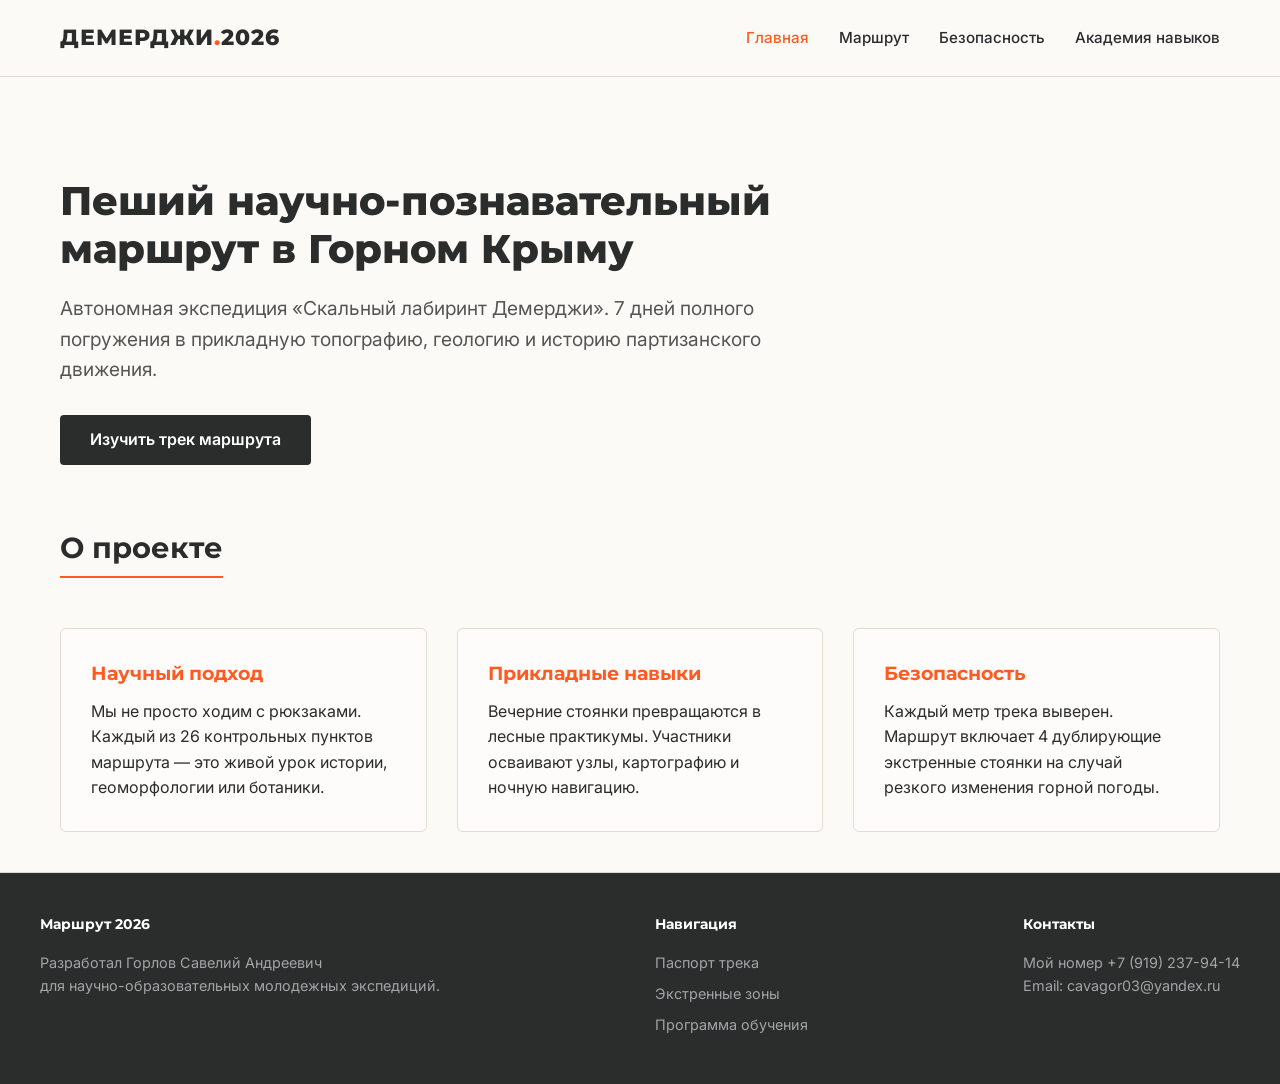
<file: index.html>
<!DOCTYPE html>
<html lang="ru">
<head>
    <meta charset="UTF-8">
    <meta name="viewport" content="width=device-width, initial-scale=1.0">
    <title>Скальный лабиринт Демерджи — Экспедиция</title>
    <link rel="stylesheet" href="style.css">
</head>
<body>

    
    <header>
        <div class="header-container">
            <div class="logo">Демерджи<span>.</span>2026</div>
            <nav>
                <ul>
                    <li><a href="index.html" class="active">Главная</a></li>
                    <li><a href="route.html">Маршрут</a></li>
                    <li><a href="safety.html">Безопасность</a></li>
                    <li><a href="academy.html">Академия навыков</a></li>
                </ul>
            </nav>
        </div>
    </header>

    
    <main>
        <section class="hero">
            <h1>Пеший научно-познавательный маршрут в Горном Крыму</h1>
            <p>Автономная экспедиция «Скальный лабиринт Демерджи». 7 дней полного погружения в прикладную топографию, геологию и историю партизанского движения.</p>
            <a href="route.html" class="btn">Изучить трек маршрута</a>
        </section>

        <section>
            <h2>О проекте</h2>
            <div class="grid-3">
                <div class="card">
                    <h3>Научный подход</h3>
                    <p>Мы не просто ходим с рюкзаками. Каждый из 26 контрольных пунктов маршрута — это живой урок истории, геоморфологии или ботаники.</p>
                </div>
                <div class="card">
                    <h3>Прикладные навыки</h3>
                    <p>Вечерние стоянки превращаются в лесные практикумы. Участники осваивают узлы, картографию и ночную навигацию.</p>
                </div>
                <div class="card">
                    <h3>Безопасность</h3>
                    <p>Каждый метр трека выверен. Маршрут включает 4 дублирующие экстренные стоянки на случай резкого изменения горной погоды.</p>
                </div>
            </div>
        </section>
    </main>

    
    <footer>
        <div class="footer-container">
            <div class="footer-section">
                <h4>Маршрут 2026</h4>
                <p>Разработал Горлов Савелий Андреевич<br>для научно-образовательных молодежных экспедиций.</p>
            </div>
            <div class="footer-section">
                <h4>Навигация</h4>
                <ul>
                    <li><a href="route.html">Паспорт трека</a></li>
                    <li><a href="safety.html">Экстренные зоны</a></li>
                    <li><a href="academy.html">Программа обучения</a></li>
                </ul>
            </div>
            <div class="footer-section">
                <h4>Контакты</h4>
                <p>Мой номер +7 (919) 237-94-14</p>
                <p>Email: cavagor03@yandex.ru</p>
            </div>
        </div>
       
    </footer>

</body>
</html>
</file>
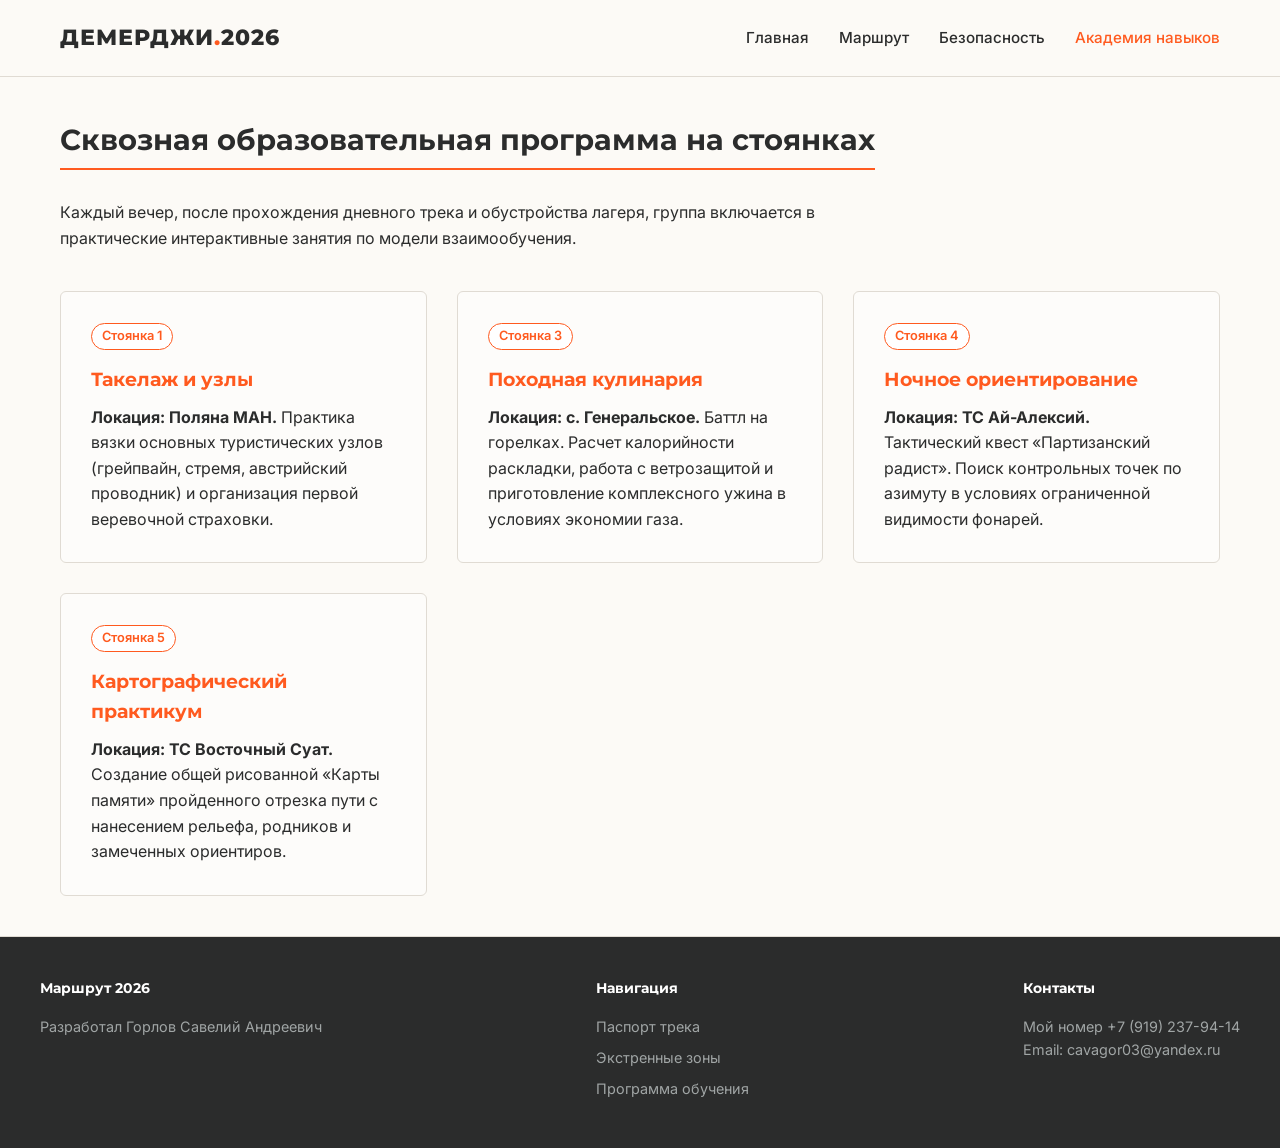
<file: academy.html>
<!DOCTYPE html>
<html lang="ru">
<head>
    <meta charset="UTF-8">
    <meta name="viewport" content="width=device-width, initial-scale=1.0">
    <title>Академия походных навыков</title>
    <link rel="stylesheet" href="style.css">
</head>
<body>

    <header>
        <div class="header-container">
            <div class="logo">Демерджи<span>.</span>2026</div>
            <nav>
                <ul>
                    <li><a href="index.html">Главная</a></li>
                    <li><a href="route.html">Маршрут</a></li>
                    <li><a href="safety.html">Безопасность</a></li>
                    <li><a href="academy.html" class="active">Академия навыков</a></li>
                </ul>
            </nav>
        </div>
    </header>

    <main>
        <h2>Сквозная образовательная программа на стоянках</h2>
        <p style="margin-bottom: 40px; max-width: 800px;">Каждый вечер, после прохождения дневного трека и обустройства лагеря, группа включается в практические интерактивные занятия по модели взаимообучения.</p>

        <div class="grid-3">
            <div class="card">
                <span class="badge">Стоянка 1</span>
                <h3>Такелаж и узлы</h3>
                <p><b>Локация: Поляна МАН.</b> Практика вязки основных туристических узлов (грейпвайн, стремя, австрийский проводник) и организация первой веревочной страховки.</p>
            </div>
            <div class="card">
                <span class="badge">Стоянка 3</span>
                <h3>Походная кулинария</h3>
                <p><b>Локация: с. Генеральское.</b> Баттл на горелках. Расчет калорийности раскладки, работа с ветрозащитой и приготовление комплексного ужина в условиях экономии газа.</p>
            </div>
            <div class="card">
                <span class="badge">Стоянка 4</span>
                <h3>Ночное ориентирование</h3>
                <p><b>Локация: ТС Ай-Алексий.</b> Тактический квест «Партизанский радист». Поиск контрольных точек по азимуту в условиях ограниченной видимости фонарей.</p>
            </div>
            <div class="card">
                <span class="badge">Стоянка 5</span>
                <h3>Картографический практикум</h3>
                <p><b>Локация: ТС Восточный Суат.</b> Создание общей рисованной «Карты памяти» пройденного отрезка пути с нанесением рельефа, родников и замеченных ориентиров.</p>
            </div>
        </div>
    </main>

    <footer>
        <div class="footer-container">
            <div class="footer-section">
                <h4>Маршрут 2026</h4>
                <p>Разработал Горлов Савелий Андреевич</p>
            </div>
            <div class="footer-section">
                <h4>Навигация</h4>
                <ul>
                    <li><a href="route.html">Паспорт трека</a></li>
                    <li><a href="safety.html">Экстренные зоны</a></li>
                    <li><a href="academy.html">Программа обучения</a></li>
                </ul>
            </div>
            <div class="footer-section">
                                <h4>Контакты</h4>
                <p>Мой номер +7 (919) 237-94-14</p>
                <p>Email: cavagor03@yandex.ru</p>
            </div>
        </div>
    </footer>

</body>
</html>
</file>
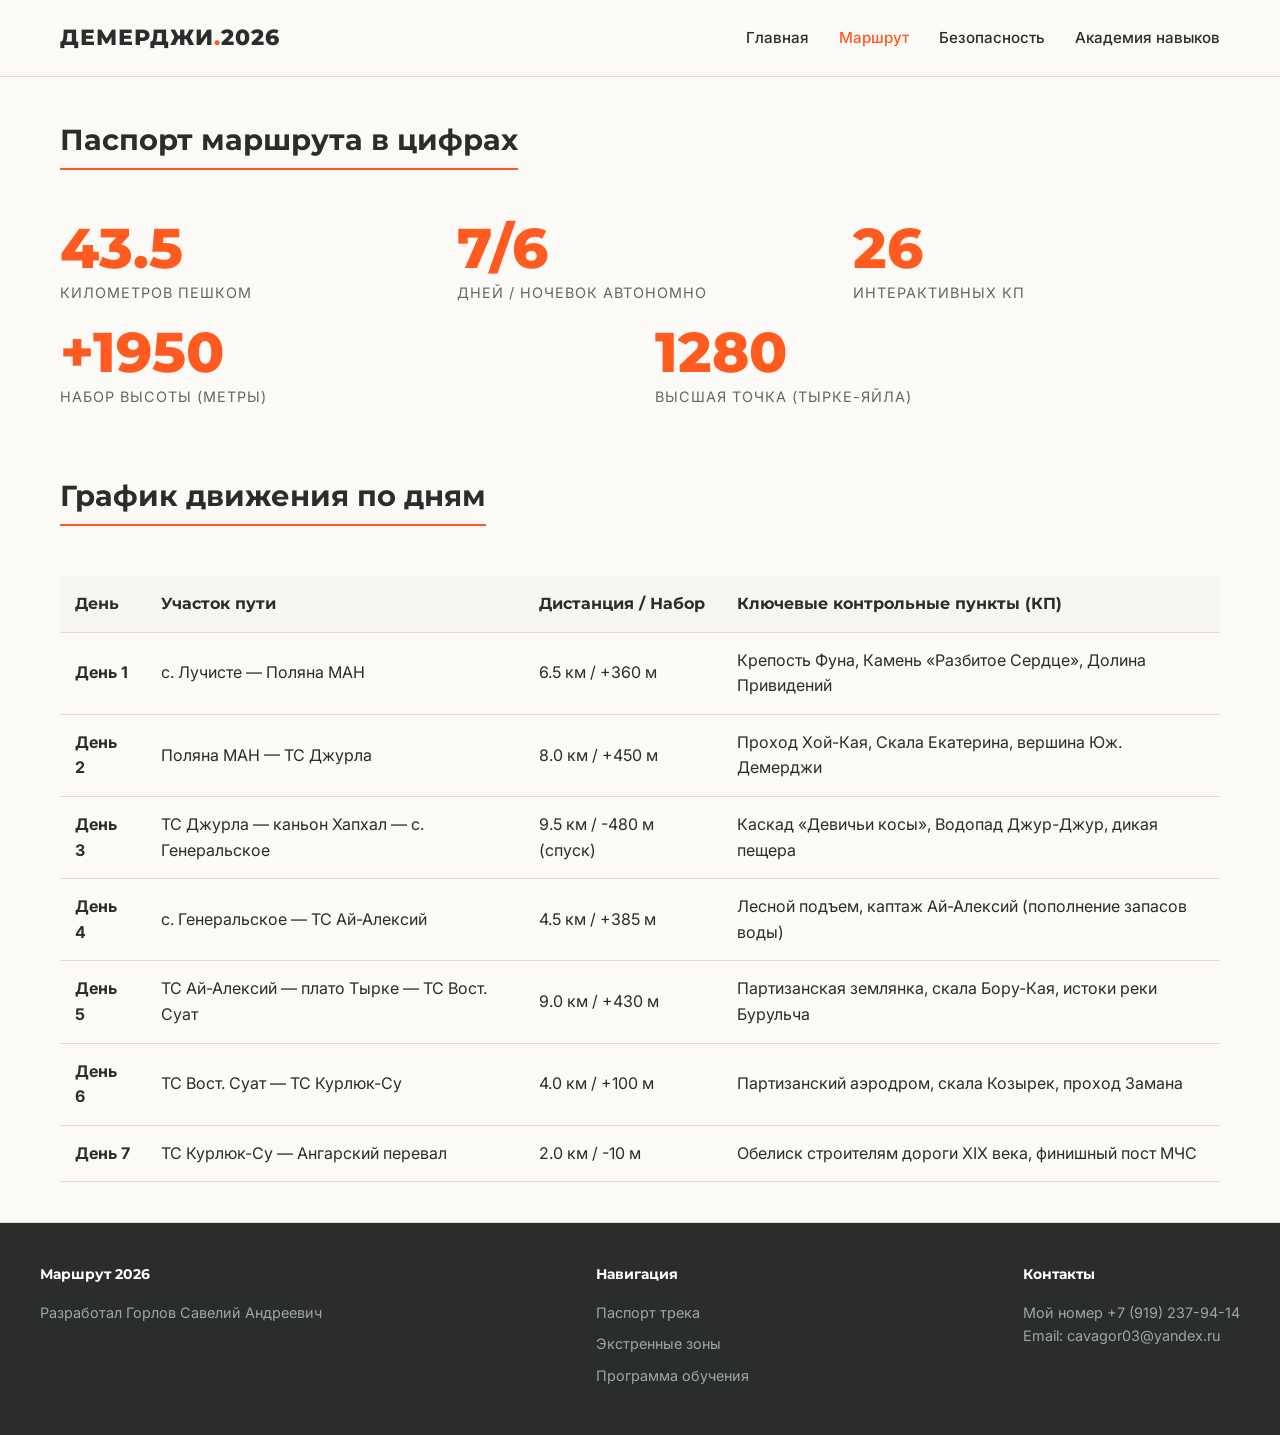
<file: route.html>
<!DOCTYPE html>
<html lang="ru">
<head>
    <meta charset="UTF-8">
    <meta name="viewport" content="width=device-width, initial-scale=1.0">
    <title>Паспорт маршрута — Демерджи 2026</title>
    <link rel="stylesheet" href="style.css">
</head>
<body>

    <header>
        <div class="header-container">
            <div class="logo">Демерджи<span>.</span>2026</div>
            <nav>
                <ul>
                    <li><a href="index.html">Главная</a></li>
                    <li><a href="route.html" class="active">Маршрут</a></li>
                    <li><a href="safety.html">Безопасность</a></li>
                    <li><a href="academy.html">Академия навыков</a></li>
                </ul>
            </nav>
        </div>
    </header>

    <main>
        <h2>Паспорт маршрута в цифрах</h2>
        
        <div class="grid-3" style="margin-bottom: 5px;">
            <div>
                <div class="stat-number">43.5</div>
                <div class="stat-label">Километров пешком</div>
            </div>
            <div>
                <div class="stat-number">7/6</div>
                <div class="stat-label">Дней / Ночевок автономно</div>
            </div>
            <div>
                <div class="stat-number">26</div>
                <div class="stat-label">Интерактивных КП</div>
            </div>
        </div>

        <div class="grid-3" style="margin-bottom: 5px;">
            <div>
                <div class="stat-number">+1950</div>
                <div class="stat-label">Набор высоты (метры)</div>
            </div>
            <div>
                <div class="stat-number">1280</div>
                <div class="stat-label">Высшая точка (Тырке-яйла)</div>
            </div>
        </div>

        <h2 style="margin-top: 60px;">График движения по дням</h2>
        <table>
            <thead>
                <tr>
                    <th>День</th>
                    <th>Участок пути</th>
                    <th>Дистанция / Набор</th>
                    <th>Ключевые контрольные пункты (КП)</th>
                </tr>
            </thead>
            <tbody>
                <tr>
                    <td><b>День 1</b></td>
                    <td>с. Лучисте — Поляна МАН</td>
                    <td>6.5 км / +360 м</td>
                    <td>Крепость Фуна, Камень «Разбитое Сердце», Долина Привидений</td>
                </tr>
                <tr>
                    <td><b>День 2</b></td>
                    <td>Поляна МАН — ТС Джурла</td>
                    <td>8.0 км / +450 м</td>
                    <td>Проход Хой-Кая, Скала Екатерина, вершина Юж. Демерджи</td>
                </tr>
                <tr>
                    <td><b>День 3</b></td>
                    <td>ТС Джурла — каньон Хапхал — с. Генеральское</td>
                    <td>9.5 км / -480 м (спуск)</td>
                    <td>Каскад «Девичьи косы», Водопад Джур-Джур, дикая пещера</td>
                </tr>
                <tr>
                    <td><b>День 4</b></td>
                    <td>с. Генеральское — ТС Ай-Алексий</td>
                    <td>4.5 км / +385 м</td>
                    <td>Лесной подъем, каптаж Ай-Алексий (пополнение запасов воды)</td>
                </tr>
                <tr>
                    <td><b>День 5</b></td>
                    <td>ТС Ай-Алексий — плато Тырке — ТС Вост. Суат</td>
                    <td>9.0 км / +430 м</td>
                    <td>Партизанская землянка, скала Бору-Кая, истоки реки Бурульча</td>
                </tr>
                <tr>
                    <td><b>День 6</b></td>
                    <td>ТС Вост. Суат — ТС Курлюк-Су</td>
                    <td>4.0 км / +100 м</td>
                    <td>Партизанский аэродром, скала Козырек, проход Замана</td>
                </tr>
                <tr>
                    <td><b>День 7</b></td>
                    <td>ТС Курлюк-Су — Ангарский перевал</td>
                    <td>2.0 км / -10 м</td>
                    <td>Обелиск строителям дороги XIX века, финишный пост МЧС</td>
                </tr>
            </tbody>
        </table>
    </main>

    <footer>
        <!-- Подвал такой же для сквозной структуры -->
        <div class="footer-container">
            <div class="footer-section">
                <h4>Маршрут 2026</h4>
                <p>Разработал Горлов Савелий Андреевич</p>
            </div>
            <div class="footer-section">
                <h4>Навигация</h4>
                <ul>
                    <li><a href="route.html">Паспорт трека</a></li>
                    <li><a href="safety.html">Экстренные зоны</a></li>
                    <li><a href="academy.html">Программа обучения</a></li>
                </ul>
            </div>
            <div class="footer-section">
                                <h4>Контакты</h4>
                <p>Мой номер +7 (919) 237-94-14</p>
                <p>Email: cavagor03@yandex.ru</p>
            </div>
        </div>
    </footer>

</body>
</html>
</file>
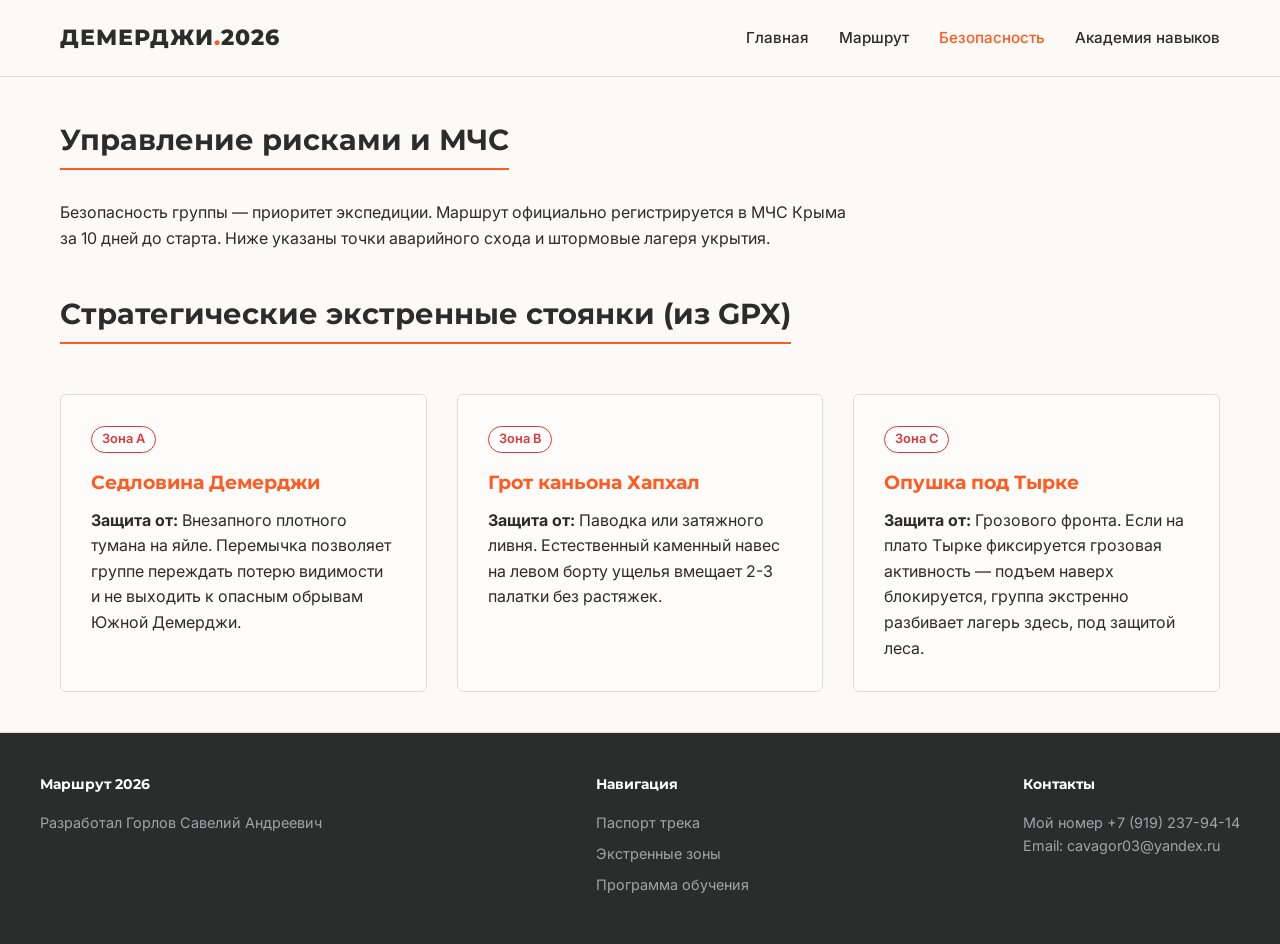
<file: safety.html>
<!DOCTYPE html>
<html lang="ru">
<head>
    <meta charset="UTF-8">
    <meta name="viewport" content="width=device-width, initial-scale=1.0">
    <title>Безопасность на маршруте — Демерджи 2026</title>
    <link rel="stylesheet" href="style.css">
</head>
<body>

    <header>
        <div class="header-container">
            <div class="logo">Демерджи<span>.</span>2026</div>
            <nav>
                <ul>
                    <li><a href="index.html">Главная</a></li>
                    <li><a href="route.html">Маршрут</a></li>
                    <li><a href="safety.html" class="active">Безопасность</a></li>
                    <li><a href="academy.html">Академия навыков</a></li>
                </ul>
            </nav>
        </div>
    </header>

    <main>
        <h2>Управление рисками и МЧС</h2>
        <p style="margin-bottom: 40px; max-width: 800px;">Безопасность группы — приоритет экспедиции. Маршрут официально регистрируется в МЧС Крыма за 10 дней до старта. Ниже указаны точки аварийного схода и штормовые лагеря укрытия.</p>

        <h2>Стратегические экстренные стоянки (из GPX)</h2>
        <div class="grid-3">
            <div class="card">
                <span class="badge emergency">Зона А</span>
                <h3>Седловина Демерджи</h3>
                <p><b>Защита от:</b> Внезапного плотного тумана на яйле. Перемычка позволяет группе переждать потерю видимости и не выходить к опасным обрывам Южной Демерджи.</p>
            </div>
            <div class="card">
                <span class="badge emergency">Зона B</span>
                <h3>Грот каньона Хапхал</h3>
                <p><b>Защита от:</b> Паводка или затяжного ливня. Естественный каменный навес на левом борту ущелья вмещает 2-3 палатки без растяжек.</p>
            </div>
            <div class="card">
                <span class="badge emergency">Зона C</span>
                <h3>Опушка под Тырке</h3>
                <p><b>Защита от:</b> Грозового фронта. Если на плато Тырке фиксируется грозовая активность — подъем наверх блокируется, группа экстренно разбивает лагерь здесь, под защитой леса.</p>
            </div>
        </div>
    </main>

    <footer>
        <div class="footer-container">
            <div class="footer-section">
                <h4>Маршрут 2026</h4>
                <p>Разработал Горлов Савелий Андреевич</p>
            </div>
            <div class="footer-section">
                <h4>Навигация</h4>
                <ul>
                    <li><a href="route.html">Паспорт трека</a></li>
                    <li><a href="safety.html">Экстренные зоны</a></li>
                    <li><a href="academy.html">Программа обучения</a></li>
                </ul>
            </div>
            <div class="footer-section">
                                <h4>Контакты</h4>
                <p>Мой номер +7 (919) 237-94-14</p>
                <p>Email: cavagor03@yandex.ru</p>
            </div>
        </div>
    </footer>

</body>
</html>
</file>
<file: style.css>
/* Подключение шрифтов */
@import url('https://fonts.googleapis.com/css2?family=Inter:wght@400;500;600&family=Montserrat:wght@700;800&display=swap');

:root {
    --bg-color: #fcfaf6;       /* Мягкий крем / Слоновая кость */
    --text-main: #2b2c2c;      /* Глубокий графитовый */
    --accent: #ff5a1f;         /* Огненно-оранжевый (костер) */
    --accent-muted: #e6f0fa;   /* Мягкий фон для карточек */
    --border-color: #e0dbd3;   /* Тонкие природные рамки */
    --font-headers: 'Montserrat', sans-serif;
    --font-body: 'Inter', sans-serif;
}

* {
    box-sizing: border-box;
    margin: 0;
    padding: 0;
}

body {
    background-color: var(--bg-color);
    color: var(--text-main);
    font-family: var(--font-body);
    line-height: 1.6;
    display: flex;
    flex-direction: column;
    min-height: 100vh;
}

/* --- ЧЕРДАК (Header) --- */
header {
    background-color: var(--bg-color);
    border-bottom: 1px solid var(--border-color);
    position: sticky;
    top: 0;
    z-index: 100;
}

.header-container {
    max-width: 1200px;
    margin: 0 auto;
    padding: 20px;
    display: flex;
    justify-content: space-between;
    align-items: center;
}

.logo {
    font-family: var(--font-headers);
    font-weight: 800;
    font-size: 1.4rem;
    text-transform: uppercase;
    letter-spacing: 1px;
}

.logo span {
    color: var(--accent);
}

nav ul {
    display: flex;
    list-style: none;
    gap: 30px;
}

nav a {
    text-decoration: none;
    color: var(--text-main);
    font-weight: 500;
    font-size: 0.95rem;
    transition: color 0.2s ease;
}

nav a:hover, nav a.active {
    color: var(--accent);
}

/* --- ОСНОВНОЙ КОНТЕНТ --- */
main {
    flex: 1;
    max-width: 1200px;
    width: 100%;
    margin: 0 auto;
    padding: 40px 20px;
}

h1, h2, h3 {
    font-family: var(--font-headers);
    margin-bottom: 20px;
}

h1 { font-size: 2.5rem; font-weight: 800; line-height: 1.2; }
h2 { font-size: 1.8rem; border-bottom: 2px solid var(--accent); display: inline-block; padding-bottom: 5px; margin-bottom: 30px; }

/* Баннер на главной */
.hero {
    padding: 60px 0;
    max-width: 800px;
}

.hero p {
    font-size: 1.2rem;
    margin-bottom: 30px;
    color: #555;
}

.btn {
    display: inline-block;
    background-color: var(--text-main);
    color: #fff;
    padding: 12px 30px;
    text-decoration: none;
    font-weight: 600;
    border-radius: 4px;
    transition: background-color 0.2s;
}

.btn:hover {
    background-color: var(--accent);
}

/* Сетка карточек */
.grid-3 {
    display: grid;
    grid-template-columns: repeat(auto-fit, minmax(300px, 1fr));
    gap: 30px;
    margin-top: 20px;
}

.card {
    border: 1px solid var(--border-color);
    padding: 30px;
    border-radius: 6px;
    background-color: rgba(255,255,255,0.5);
}

.card h3 {
    color: var(--accent);
    margin-bottom: 10px;
}

.badge {
    background-color: #fff;
    border: 1px solid var(--accent);
    color: var(--accent);
    display: inline-block;
    padding: 2px 10px;
    font-size: 0.8rem;
    font-weight: 600;
    border-radius: 20px;
    margin-bottom: 15px;
}

.badge.emergency {
    border-color: #d93838;
    color: #d93838;
}

/* Таблицы */
table {
    width: 100%;
    border-collapse: collapse;
    margin-top: 20px;
}

th, td {
    padding: 15px;
    text-align: left;
    border-bottom: 1px solid var(--border-color);
}

th {
    font-family: var(--font-headers);
    font-weight: 700;
    background-color: rgba(0,0,0,0.02);
}

/* Большие инфографические цифры */
.stat-number {
    font-family: var(--font-headers);
    font-size: 3.5rem;
    font-weight: 800;
    color: var(--accent);
    line-height: 1;
}

.stat-label {
    font-size: 0.9rem;
    text-transform: uppercase;
    letter-spacing: 1px;
    color: #666;
    margin-top: 5px;
}

/* --- ПОДВАЛ (Footer) --- */
footer {
    background-color: var(--text-main);
    color: #a0a5a5;
    padding: 40px 20px;
    font-size: 0.9rem;
    border-top: 1px solid var(--border-color);
}

.footer-container {
    max-width: 1200px;
    margin: 0 auto;
    display: flex;
    justify-content: space-between;
    align-items: flex-start;
    flex-wrap: wrap;
    gap: 30px;
}

.footer-section h4 {
    color: #fff;
    font-family: var(--font-headers);
    margin-bottom: 15px;
}

.footer-section ul {
    list-style: none;
}

.footer-section ul li {
    margin-bottom: 8px;
}

.footer-section a {
    color: #a0a5a5;
    text-decoration: none;
}

.footer-section a:hover {
    color: #fff;
}

.footer-bottom {
    max-width: 1200px;
    margin: 30px auto 0 auto;
    padding-top: 20px;
    border-top: 1px solid #404242;
    text-align: center;
    font-size: 0.8rem;
}

/* Адаптивность */
@media (max-width: 768px) {
    .header-container, .footer-container {
        flex-direction: column;
        align-items: flex-start;
    }
    nav ul {
        flex-direction: column;
        gap: 15px;
        margin-top: 20px;
    }
}
</file>
